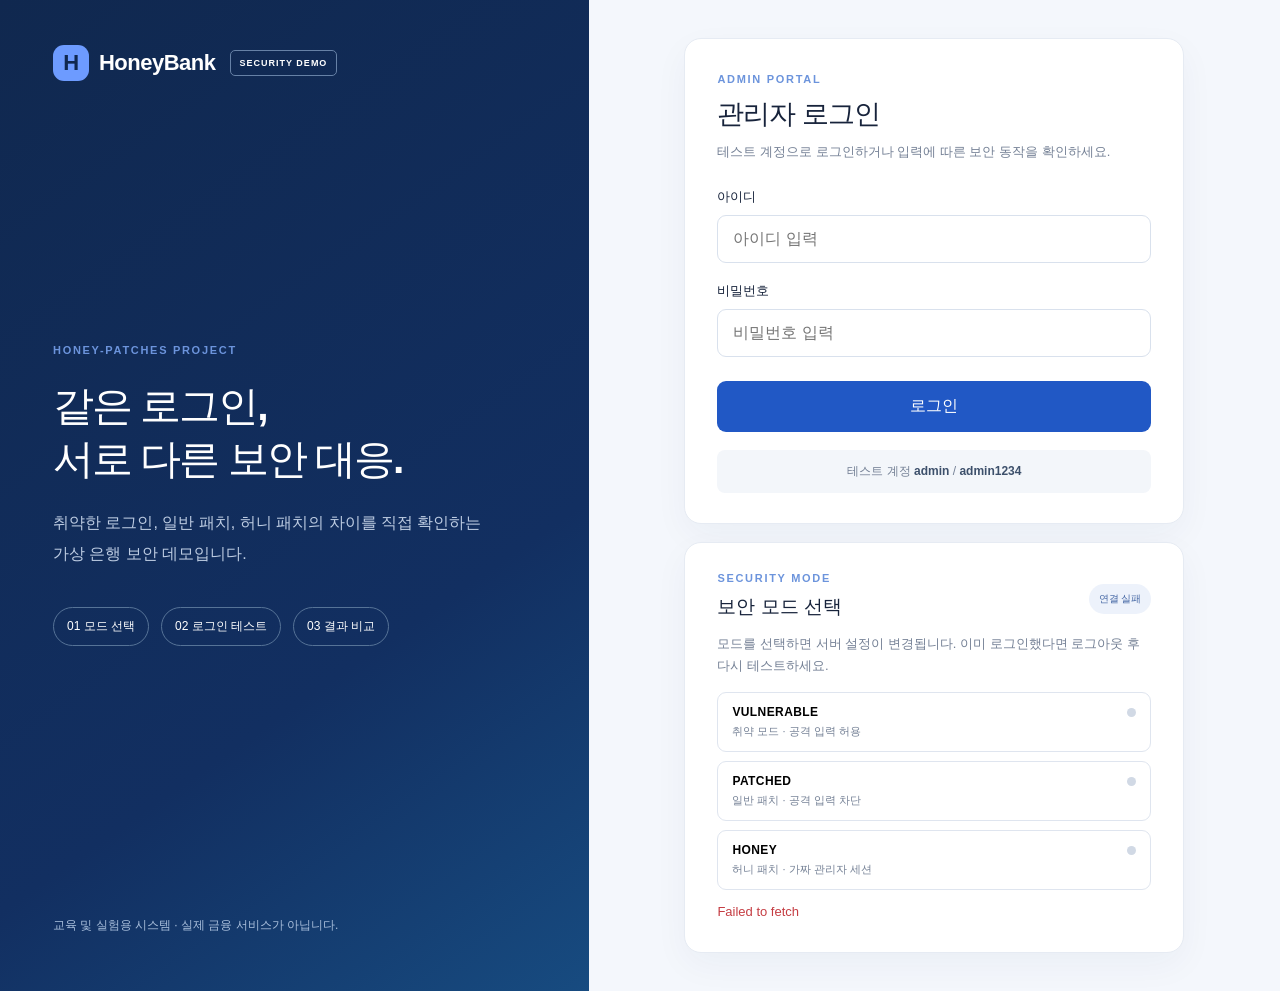
<file: frontend/index.html>
<!DOCTYPE html>
<html lang="ko">
<head>
  <meta charset="UTF-8" />
  <meta name="viewport" content="width=device-width, initial-scale=1.0" />
  <title>HoneyBank | 관리자 로그인</title>
  <link rel="stylesheet" href="css/login.css" />
  <script src="js/config.js" defer></script>
  <script src="js/login.js" defer></script>
</head>
<body>
  <main class="layout">
    <section class="intro" aria-label="서비스 소개">
      <div class="brand"><span class="brand-mark">H</span> HoneyBank <span class="demo-tag">SECURITY DEMO</span></div>
      <div class="intro-content">
        <span class="eyebrow">HONEY-PATCHES PROJECT</span>
        <h1>같은 로그인,<br />서로 다른 보안 대응.</h1>
        <p>취약한 로그인, 일반 패치, 허니 패치의 차이를 직접 확인하는 가상 은행 보안 데모입니다.</p>
        <div class="steps"><span>01 모드 선택</span><span>02 로그인 테스트</span><span>03 결과 비교</span></div>
      </div>
      <p class="intro-foot">교육 및 실험용 시스템 · 실제 금융 서비스가 아닙니다.</p>
    </section>

    <section class="workspace" aria-label="관리자 로그인">
      <div class="panel">
        <div class="panel-heading"><span class="overline">ADMIN PORTAL</span><h2>관리자 로그인</h2><p>테스트 계정으로 로그인하거나 입력에 따른 보안 동작을 확인하세요.</p></div>
        <form id="loginForm" novalidate>
          <label for="loginId">아이디</label>
          <input id="loginId" name="id" type="text" autocomplete="username" placeholder="아이디 입력" required />
          <label for="loginPassword">비밀번호</label>
          <input id="loginPassword" name="password" type="password" autocomplete="current-password" placeholder="비밀번호 입력" required />
          <button id="loginButton" class="primary-button" type="submit">로그인</button>
          <p id="loginMessage" class="message" role="status" aria-live="polite"></p>
        </form>
        <div class="test-account">테스트 계정 <strong>admin</strong> / <strong>admin1234</strong></div>
      </div>

      <div class="panel mode-panel">
        <div class="mode-title"><div><span class="overline">SECURITY MODE</span><h3>보안 모드 선택</h3></div><span id="currentMode" class="current-mode">조회 중</span></div>
        <p class="mode-hint">모드를 선택하면 서버 설정이 변경됩니다. 이미 로그인했다면 로그아웃 후 다시 테스트하세요.</p>
        <div class="mode-options" role="group" aria-label="보안 모드">
          <button class="mode-option" type="button" data-mode="VULNERABLE"><span class="mode-option-head"><strong>VULNERABLE</strong><span class="mode-dot"></span></span><small>취약 모드 · 공격 입력 허용</small></button>
          <button class="mode-option" type="button" data-mode="PATCHED"><span class="mode-option-head"><strong>PATCHED</strong><span class="mode-dot"></span></span><small>일반 패치 · 공격 입력 차단</small></button>
          <button class="mode-option" type="button" data-mode="HONEY"><span class="mode-option-head"><strong>HONEY</strong><span class="mode-dot"></span></span><small>허니 패치 · 가짜 관리자 세션</small></button>
        </div>
        <p id="modeMessage" class="message" role="status" aria-live="polite"></p>
      </div>
    </section>
  </main>
</body>
</html>
</file>
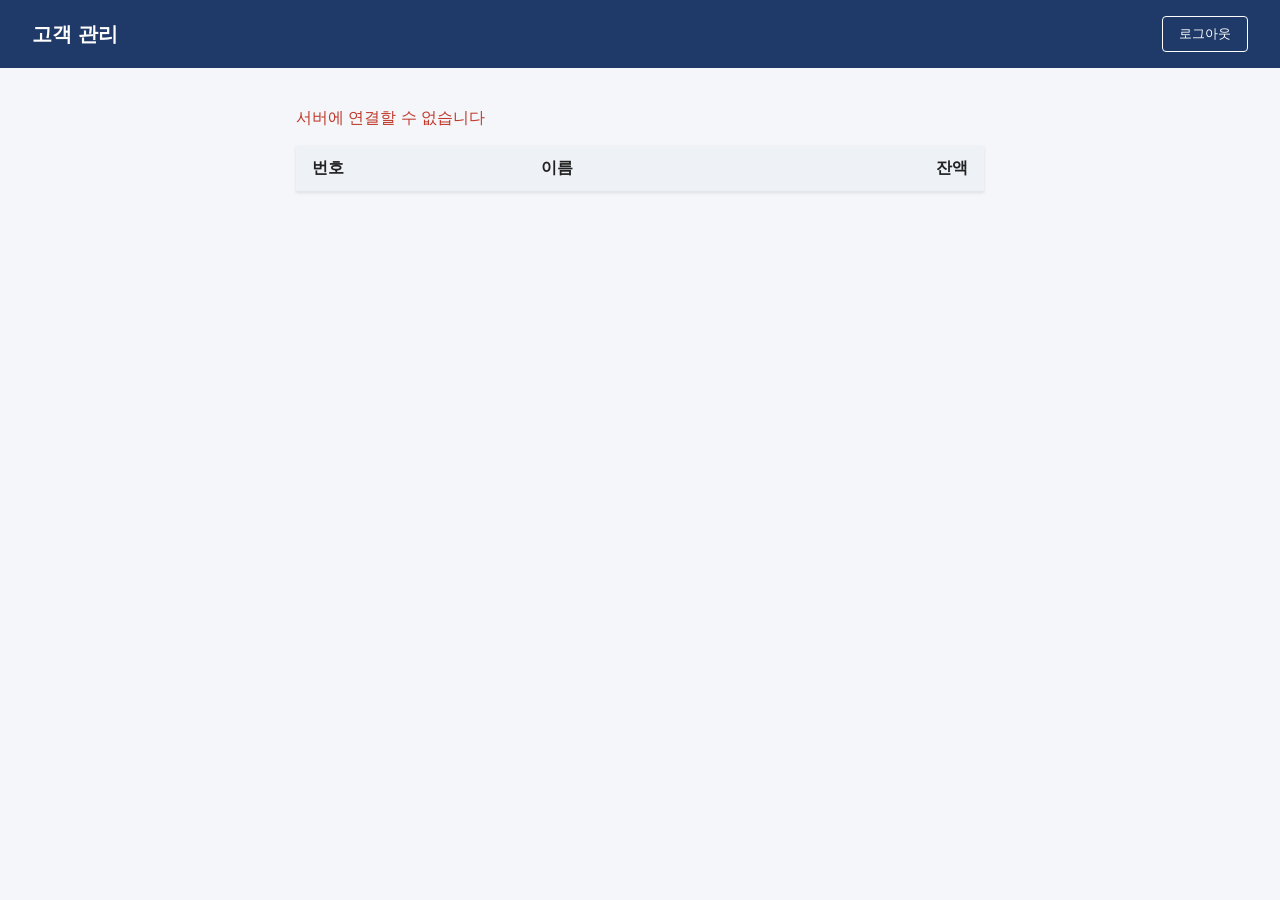
<file: frontend/admin.html>
<!DOCTYPE html>
<html lang="ko">
<head>
  <meta charset="UTF-8">
  <meta name="viewport" content="width=device-width, initial-scale=1.0">
  <title>관리자</title>
  <link rel="stylesheet" href="css/admin.css">
</head>
<body>
  <header class="admin-header">
    <h1>고객 관리</h1>
    <button type="button" id="logout-btn" class="logout-btn">로그아웃</button>
  </header>

  <main class="container">
    <p id="status" class="status">불러오는 중...</p>
    <table class="customer-table">
      <thead>
        <tr>
          <th>번호</th>
          <th>이름</th>
          <th>잔액</th>
        </tr>
      </thead>
      <tbody id="customer-body"></tbody>
    </table>
  </main>

  <script src="js/config.js"></script>
  <script src="js/admin.js"></script>
</body>
</html>
</file>
<file: frontend/css/login.css>
:root{font-family:Arial,"Noto Sans KR",sans-serif;color:#17233b;background:#f4f7fc;font-synthesis:none}*{box-sizing:border-box}body{margin:0}button,input{font:inherit}.layout{min-height:100vh;display:grid;grid-template-columns:minmax(320px,46%) 1fr}.intro{background:linear-gradient(145deg,#10284f,#122f61 65%,#174b80);color:white;padding:45px 9%;display:flex;flex-direction:column;justify-content:space-between}.brand{display:flex;align-items:center;gap:10px;font-weight:800;font-size:22px;letter-spacing:-.5px}.brand-mark{display:grid;place-items:center;width:36px;height:36px;border-radius:11px;background:#6d9bff;color:#10284f}.demo-tag{font-size:9px;letter-spacing:1px;padding:7px 9px;border:1px solid #6681a6;border-radius:5px;margin-left:4px}.eyebrow,.overline{font-size:11px;font-weight:800;letter-spacing:1.7px;color:#6c94dc}.intro-content h1{font-size:clamp(32px,3.2vw,52px);line-height:1.3;letter-spacing:-2px;margin:22px 0}.intro-content p{max-width:430px;color:#bdcce2;line-height:1.9}.steps{display:flex;flex-wrap:wrap;gap:12px;margin-top:38px}.steps span{font-size:12px;border:1px solid #567397;border-radius:30px;padding:10px 13px}.intro-foot{font-size:12px;color:#a8bedb}.workspace{display:flex;flex-direction:column;align-items:center;justify-content:center;gap:18px;padding:38px 25px}.panel{width:100%;max-width:500px;background:#fff;border:1px solid #e6ebf3;border-radius:17px;padding:30px 32px;box-shadow:0 12px 35px #1d34520b}.panel-heading h2{font-size:27px;letter-spacing:-1px;margin:9px 0}.panel-heading p,.mode-hint{font-size:13px;line-height:1.7;color:#748095;margin:0 0 25px}form{display:flex;flex-direction:column}label{font-size:13px;font-weight:700;margin-bottom:9px}input{width:100%;border:1px solid #d9e1ed;border-radius:9px;padding:14px 15px;margin-bottom:19px;outline:none;transition:border .2s}input:focus{border-color:#3e6ad5;box-shadow:0 0 0 3px #3e6ad51a}.primary-button{border:0;border-radius:9px;background:#2158c5;color:white;font-weight:700;padding:15px;cursor:pointer;margin-top:5px}.primary-button:hover{background:#1748a7}button:disabled{cursor:wait;opacity:.65}.message{font-size:13px;line-height:1.5;margin:12px 0 0;min-height:0}.message:empty{display:none}.message.error{color:#c53d43}.message.success{color:#13744c}.test-account{background:#f3f6fa;border-radius:8px;padding:13px;margin-top:18px;color:#748095;font-size:12px;text-align:center}.test-account strong{color:#3d506b}.mode-panel{padding-top:25px}.mode-title{display:flex;align-items:center;justify-content:space-between;gap:10px}.mode-title h3{margin:8px 0 10px;font-size:19px}.current-mode{font-size:10px;font-weight:800;background:#edf2fb;color:#4265a3;padding:8px 10px;border-radius:20px}.mode-hint{margin:3px 0 15px}.mode-options{display:grid;gap:9px}.mode-option{text-align:left;background:white;border:1px solid #dfe5ef;border-radius:9px;padding:12px 14px;cursor:pointer;transition:all .2s}.mode-option:hover{border-color:#6b90df}.mode-option.active{border-color:#346bd5;background:#f2f6ff;box-shadow:0 0 0 1px #346bd5}.mode-option-head{display:flex;align-items:center;justify-content:space-between;font-size:12px;letter-spacing:.4px}.mode-dot{width:9px;height:9px;border-radius:50%;background:#d1d9e5}.active .mode-dot{background:#356bd5}.mode-option small{display:block;margin-top:5px;font-size:11px;color:#748095}@media(max-width:850px){.layout{grid-template-columns:1fr}.intro{min-height:260px;padding:25px}.intro-content h1{font-size:30px;margin:15px 0}.intro-content p{font-size:13px}.intro-foot,.steps{display:none}.workspace{padding:22px 15px 35px}.panel{padding:24px 20px}}
</file>
<file: frontend/css/admin.css>
* {
  box-sizing: border-box;
}

body {
  margin: 0;
  font-family: "Malgun Gothic", "Apple SD Gothic Neo", sans-serif;
  background: #f4f6f9;
  color: #222;
}

.admin-header {
  display: flex;
  justify-content: space-between;
  align-items: center;
  padding: 16px 32px;
  background: #1f3a68;
  color: #fff;
}

.admin-header h1 {
  margin: 0;
  font-size: 20px;
}

.logout-btn {
  padding: 8px 16px;
  border: 1px solid #fff;
  border-radius: 4px;
  background: transparent;
  color: #fff;
  cursor: pointer;
}

.logout-btn:hover {
  background: rgba(255, 255, 255, 0.15);
}

.container {
  max-width: 720px;
  margin: 40px auto;
  padding: 0 16px;
}

.status {
  min-height: 1.4em;
  color: #666;
}

.status.error {
  color: #c0392b;
}

.customer-table {
  width: 100%;
  border-collapse: collapse;
  background: #fff;
  box-shadow: 0 1px 3px rgba(0, 0, 0, 0.1);
}

.customer-table th,
.customer-table td {
  padding: 12px 16px;
  border-bottom: 1px solid #e3e6eb;
  text-align: left;
}

.customer-table th {
  background: #eef1f6;
  font-weight: 600;
}

.customer-table tbody tr:nth-child(even) {
  background: #fafbfc;
}

.customer-table th:last-child,
.customer-table td:last-child {
  text-align: right;
}
</file>
